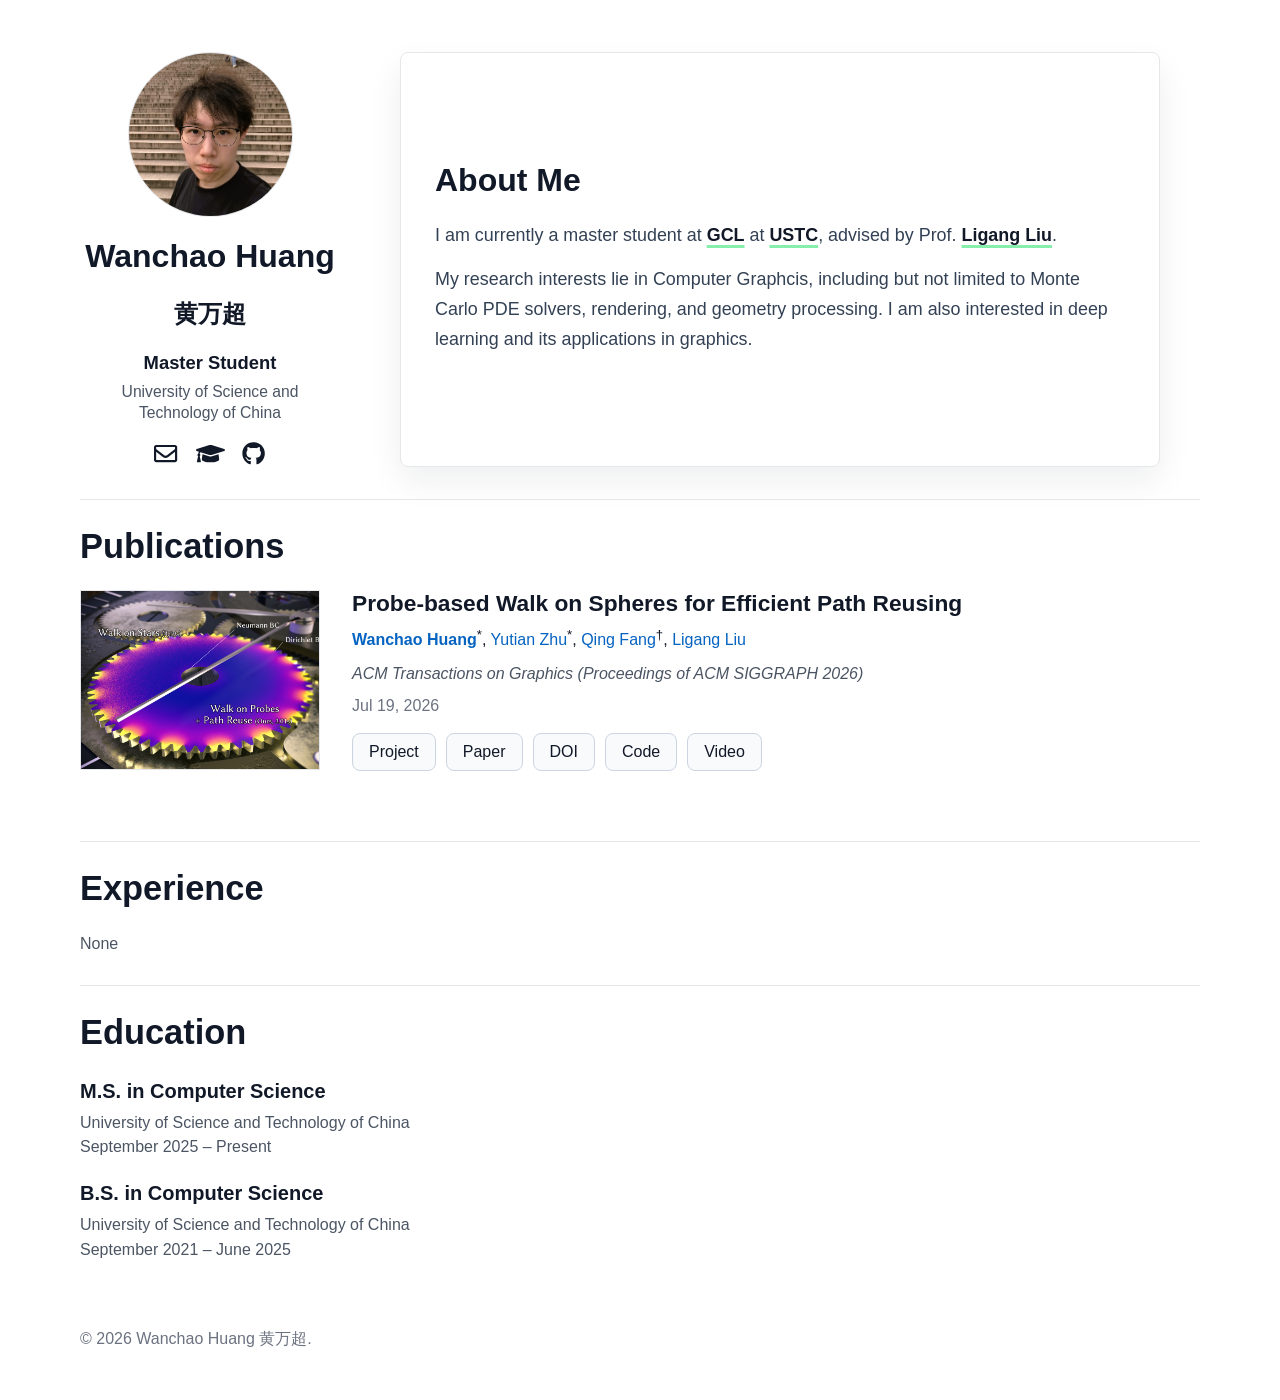
<file: index.html>
<!doctype html>
<html lang="en">
  <head>
    <meta charset="utf-8">
    <meta name="viewport" content="width=device-width, initial-scale=1">
    <meta name="description" content="Personal academic homepage.">
    <title>Wanchao Huang 黄万超</title>
    <link rel="icon" type="image/svg+xml" href="static/images/github.svg">
    <link rel="apple-touch-icon" href="static/images/github.svg">
    <link rel="stylesheet" href="style.css">
    <script defer src="static/js/fontawesome.all.min.js"></script>
  </head>
  <body>
    <header class="site-header">
      <div class="container hero">
        <aside class="profile-card" aria-label="Profile">
          <img class="profile-photo" src="assets/images/avatar.jpg" alt="Portrait of Wanchao Huang">

          <h1>Wanchao Huang</h1>
          <h2>黄万超</h2>
          <p class="profile-title">Master Student</p>
          <p class="profile-affiliation"><a href="https://ustc.edu.cn">University of Science and Technology of China</a></p>

          <nav class="profile-icons" aria-label="Profile links">
            <!-- Replace href values later. Remove links that do not apply. -->
            <a href="mailto:hwc20040629@mail.ustc.edu.cn" aria-label="Email">
              <span class="icon"><i class="far fa-envelope" aria-hidden="true"></i></span>
            </a>
            <a href="https://scholar.google.com/citations?user=J8eomOUAAAAJ" aria-label="Google Scholar">
              <span class="icon"><i class="fas fa-graduation-cap" aria-hidden="true"></i></span>
            </a>
            <a href="https://github.com/T7imal" aria-label="GitHub">
              <span class="icon"><i class="fab fa-github" aria-hidden="true"></i></span>
            </a>
          </nav>
        </aside>

        <section class="about" aria-labelledby="about-title">
          <h2 id="about-title">About Me</h2>

          <!-- Replace this paragraph with your actual bio.
               Use <a> for labs, advisors, institutions, and collaborators.
          -->
          <p>
            I am currently a master student at
            <a href="http://gcl.ustc.edu.cn/">GCL</a> at
            <a href="https://ustc.edu.cn">USTC</a>, advised by Prof.
            <a href="http://staff.ustc.edu.cn/~lgliu/">Ligang Liu</a>.
          </p>
          <p>
            My research interests lie in Computer Graphcis,
            including but not limited to Monte Carlo PDE solvers,
            rendering, and geometry processing.
            I am also interested in deep learning and its applications in graphics.
          </p>
        </section>
      </div>
    </header>

    <main class="container">

      <section class="section" id="publications" aria-labelledby="publications-title">
        <h2 id="publications-title">Publications</h2>

        <!-- Generated from data/projects/*.json. Run `node scripts/build.js` after editing data. -->
                <article class="publication">
          <a class="publication-thumb" href="projects/2026wop/" aria-label="Open project page for Probe-based Walk on Spheres for Efficient Path Reusing">
            <img src="projects/2026wop/thumbnail.jpg" alt="Thumbnail of the paper Probe-based Walk on Spheres for Efficient Path Reusing">
          </a>
          <div class="publication-body">
            <h3><a href="projects/2026wop/">Probe-based Walk on Spheres for Efficient Path Reusing</a></h3>
            <p class="publication-authors"><a href="https://T7imal.github.io/" target="_blank" rel="noopener"><strong>Wanchao Huang</strong></a><sup>*</sup>, <a href="https://rubatotree.github.io/academic/" target="_blank" rel="noopener">Yutian Zhu</a><sup>*</sup>, <a href="https://qingfang1208.github.io/" target="_blank" rel="noopener">Qing Fang</a><sup>&dagger;</sup>, <a href="http://staff.ustc.edu.cn/~lgliu/" target="_blank" rel="noopener">Ligang Liu</a></p>
            <p class="publication-venue">ACM Transactions on Graphics (Proceedings of ACM SIGGRAPH 2026)</p>
            <p class="publication-date">
              <time datetime="2026-07-19">Jul 19, 2026</time>
            </p>
            <div class="publication-links" aria-label="Publication links">
              <a href="projects/2026wop/">Project</a>
              <a href="projects/2026wop/paper.pdf">Paper</a>
              <a href="https://dl.acm.org/doi/abs/10.1145/3811366">DOI</a>
              <a href="https://github.com/USTCGCL-WoS/Walk-on-Probes.git">Code</a>
              <a href="projects/2026wop/#videos">Video</a>
            </div>
          </div>
        </article>
      </section>

      <section class="section" id="experience" aria-labelledby="experience-title">
        <h2 id="experience-title">Experience</h2>
        <!-- Optional. Add internships, research visits, or work experience here. -->
        <div class="entry-list">
          <!-- <article class="entry">
            <h3>Role or Position</h3>
            <p>Organization, date range, short description.</p>
          </article> -->
          <article class="entry">
            <p>None</p>
          </article>
        </div>
      </section>

      <section class="section" id="education" aria-labelledby="education-title">
        <h2 id="education-title">Education</h2>
        <!-- Optional. Add degrees and advisors here. -->
        <div class="entry-list">
          <article class="entry">
            <h3>M.S. in Computer Science</h3>
            <p>University of Science and Technology of China</p>
            <p>September 2025 – Present</p>
          </article>
          <article class="entry">
            <h3>B.S. in Computer Science</h3>
            <p>University of Science and Technology of China</p>
            <p>September 2021 – June 2025</p>
          </article>
        </div>
      </section>
    </main>

    <footer class="site-footer">
      <div class="container">
        <p>&copy; <span id="year">2026</span> Wanchao Huang 黄万超.</p>
      </div>
    </footer>
  </body>
</html>
</file>
<file: style.css>
:root {
  --page-bg: #ffffff;
  --text: #111827;
  --muted: #4b5563;
  --faint: #6b7280;
  --line: #e5e7eb;
  --link: #0563c1;
  --accent: #047857;
  --button-bg: #f8fafc;
  --button-border: #cbd5e1;
  --thumb-bg: #f3f4f6;
  --max-width: 1120px;
}

* {
  box-sizing: border-box;
}

html {
  font-family: Arial, Helvetica, sans-serif;
  color: var(--text);
  background: var(--page-bg);
}

body {
  margin: 0;
  font-size: 16px;
  line-height: 1.55;
}

a {
  color: var(--link);
  text-decoration: none;
}

a:hover {
  text-decoration: underline;
}

.container {
  width: min(var(--max-width), calc(100% - 48px));
  margin: 0 auto;
}

.site-header {
  padding: 52px 0 32px;
}

.hero {
  display: grid;
  grid-template-columns: 260px minmax(0, 1fr);
  gap: 60px;
  align-items: stretch;
}

.profile-card {
  text-align: center;
}

.profile-photo {
  display: block;
  width: 165px;
  margin: 0 auto 22px;
  aspect-ratio: 1;
  border-radius: 50%;
  background:
    linear-gradient(135deg, rgba(4, 120, 87, 0.14), rgba(5, 99, 193, 0.12)),
    var(--thumb-bg);
  border: 1px solid var(--line);
  object-fit: cover;
}

.profile-card h1 {
  margin: 0 0 8px;
  font-size: clamp(1.6rem, 2.5vw, 2rem);
  line-height: 1.12;
  font-weight: 700;
}

.profile-title,
.profile-affiliation {
  margin: 0 0 8px;
}

.profile-title {
  font-size: clamp(1rem, 1.6vw, 1.15rem);
  line-height: 1.15;
  color: var(--text);
  font-weight: 700;
}

.profile-affiliation {
  color: var(--muted);
  font-size: 0.98rem;
  line-height: 1.35;
}

.profile-affiliation a {
  color: inherit;
  text-decoration: none;
}

.profile-affiliation a:hover {
  color: var(--text);
  text-decoration: underline;
}

.profile-icons {
  display: flex;
  justify-content: center;
  gap: 16px;
  margin-top: 16px;
}

.profile-icons a {
  display: inline-flex;
  width: 28px;
  height: 28px;
  align-items: center;
  justify-content: center;
  color: var(--text);
  font-size: 1.2rem;
  font-weight: 700;
}

.profile-icons .icon {
  display: inline-flex;
  width: 1.5rem;
  height: 1.5rem;
  align-items: center;
  justify-content: center;
}

.profile-icons i,
.profile-icons svg {
  font-size: 1.45rem;
  line-height: 1;
}

.about {
  display: flex;
  flex-direction: column;
  justify-content: center;
  width: 100%;
  max-width: 760px;
  padding: 32px 34px 34px;
  border: 1px solid var(--line);
  border-radius: 8px;
  background: #ffffff;
  box-shadow: 0 14px 34px rgba(15, 23, 42, 0.07);
}

.about h2 {
  margin: 0 0 22px;
  font-size: clamp(1.5rem, 3vw, 2rem);
  line-height: 1.1;
  font-weight: 700;
}

.about p {
  margin: 0;
  color: #334155;
  font-size: clamp(1rem, 1.4vw, 1.12rem);
  line-height: 1.68;
}

.about p + p {
  margin-top: 14px;
}

.about a {
  color: var(--text);
  font-weight: 700;
  text-decoration: underline;
  text-decoration-color: #86efac;
  text-decoration-thickness: 3px;
  text-underline-offset: 4px;
}

.about a:hover {
  color: var(--accent);
}

.publication-links a {
  display: inline-flex;
  align-items: center;
  justify-content: center;
  min-height: 38px;
  padding: 5px 16px;
  border: 1px solid var(--button-border);
  border-radius: 8px;
  background: var(--button-bg);
  color: var(--text);
  font-size: 1rem;
}

.section {
  padding: 28px 0;
  border-top: 1px solid var(--line);
}

.section h2 {
  margin: 0 0 24px;
  font-size: clamp(1.5rem, 3vw, 2.15rem);
  line-height: 1.1;
  font-weight: 700;
}

.news-list {
  margin: 0;
  padding: 0;
  list-style: none;
}

.news-list li {
  display: grid;
  grid-template-columns: 120px minmax(0, 1fr);
  gap: 16px;
  margin-bottom: 8px;
}

.news-list time,
.publication-date {
  color: var(--faint);
}

.publication {
  display: grid;
  grid-template-columns: 240px minmax(0, 1fr);
  gap: 32px;
  align-items: start;
  margin-bottom: 42px;
}

.publication-thumb {
  display: block;
  width: 100%;
  aspect-ratio: 4 / 3;
  overflow: hidden;
  background:
    linear-gradient(135deg, rgba(17, 24, 39, 0.05), rgba(4, 120, 87, 0.08)),
    var(--thumb-bg);
  border: 1px solid var(--line);
}

.publication-thumb img {
  display: block;
  width: 100%;
  height: 100%;
  object-fit: cover;
}

.publication-body h3 {
  margin: 0 0 8px;
  font-size: clamp(1.12rem, 2vw, 1.42rem);
  line-height: 1.2;
  font-weight: 700;
}

.publication-body h3 a {
  color: var(--text);
}

.publication-authors,
.publication-venue,
.publication-date {
  margin: 0 0 8px;
}

.publication-authors {
  color: var(--text);
}

.publication-venue {
  color: var(--muted);
  font-style: italic;
}

.publication-links {
  display: flex;
  flex-wrap: wrap;
  gap: 10px;
  margin-top: 14px;
}

.entry-list {
  display: grid;
  gap: 18px;
}

.entry h3 {
  margin: 0 0 4px;
  font-size: 1.25rem;
}

.entry p {
  margin: 0;
  color: var(--muted);
}

.site-footer {
  padding: 36px 0 48px;
  color: var(--faint);
}

.site-footer p {
  margin: 0;
}

@media (max-width: 760px) {
  body {
    font-size: 16px;
  }

  .container {
    width: min(100% - 28px, var(--max-width));
  }

  .site-header {
    padding: 28px 0 24px;
  }

  .hero {
    grid-template-columns: 1fr;
    gap: 26px;
  }

  .profile-photo {
    width: 150px;
    margin-bottom: 18px;
  }

  .about {
    padding: 24px 22px 26px;
  }

  .about h2 {
    margin-bottom: 16px;
  }

  .about p {
    font-size: 1.12rem;
    line-height: 1.65;
  }

  .news-list li,
  .publication {
    grid-template-columns: 1fr;
  }

  .publication {
    gap: 16px;
    margin-bottom: 34px;
  }

  .publication-thumb {
    max-width: 420px;
  }
}
</file>
